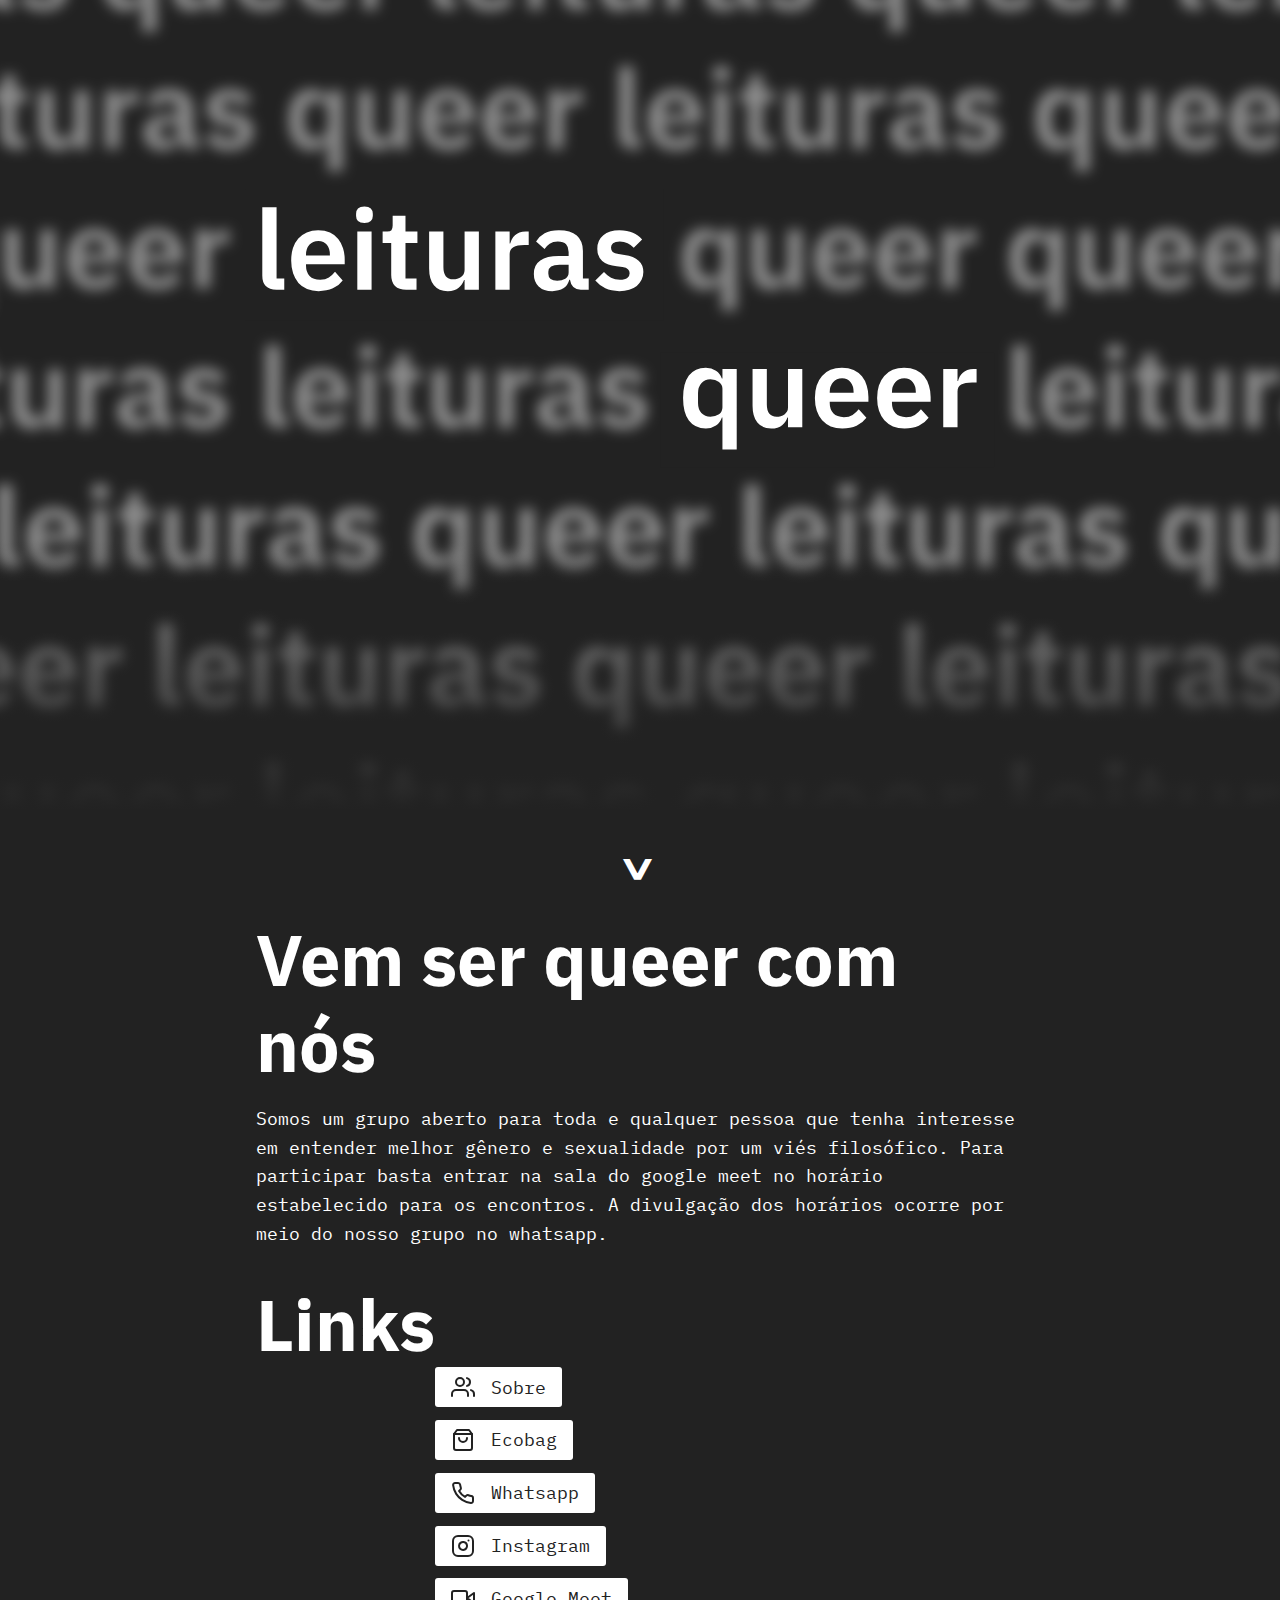
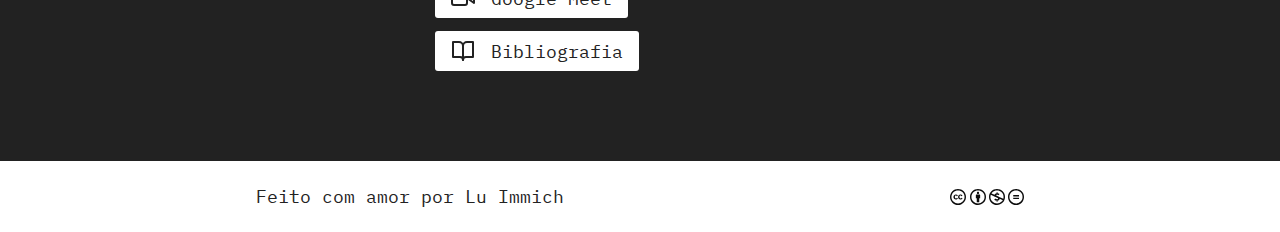
<file: docs/index.html>
<!DOCTYPE html>
<html lang="en">

<head>
  <meta charset="UTF-8">
  <meta name="viewport" content="width=device-width, initial-scale=1">
  <meta name="theme-color" content="#fff" />
  <link rel="preconnect" href="https://fonts.gstatic.com" crossorigin>
  <link rel="preconnect" href="https://fonts.googleapis.com">
  <link href="https://fonts.googleapis.com/css2?family=IBM+Plex+Sans:wght@400;500;600;700&display=swap"
    rel="stylesheet">
  <link
    href="https://fonts.googleapis.com/css2?family=IBM+Plex+Mono:ital,wght@0,100;0,200;0,300;0,400;0,500;0,600;0,700;1,100;1,200;1,300;1,400;1,500;1,600;1,700&display=swap"
    rel="stylesheet">
  <link rel="stylesheet" href="css/style.css">
  <title>Leituras Queer</title>
  <link rel="apple-touch-icon" sizes="180x180" href="favicon/apple-touch-icon.png">
  <link rel="icon" type="image/png" sizes="32x32" href="favicon/favicon-32x32.png">
  <link rel="icon" type="image/png" sizes="16x16" href="favicon/favicon-16x16.png">
  <link rel="manifest" href="favicon/site.webmanifest">
</head>

<body>
  <main class="hero flex--column">
    <div class="queer-img-container">
      <img class="queer-img" src="imgs/queer-full.svg" alt="">
    </div>
    <a class="anchor--hero" href="#how-to">></a>
  </main>
  <section class="how-to flex--column">
    <span class="anchor" id="how-to"></span>
    <h2>Vem ser queer com nós</h2>
    <p>Somos um grupo aberto para toda e qualquer pessoa que tenha interesse em entender melhor gênero e sexualidade por
      um viés filosófico. Para participar basta entrar na <a href="https://meet.google.com/sxn-pbia-uny">sala do google
        meet</a> no horário estabelecido para os encontros.
      A divulgação dos horários ocorre por meio do nosso <a
        href="https://chat.whatsapp.com/Iu04j77ll1jDEUmHVfsubV">grupo no
        whatsapp</a>.</p>
  </section>
  <section class="links">
    <h2>Links</h2>
    <div class="flex--column">
      <a href="about.html">
        <img src="icons/about.svg" alt="Icone pessoas">
        Sobre
      </a>
      <a href="bags.html">
        <img src="icons/shopping-bag.svg" alt="Icone pessoas">
        Ecobag
      </a>
      <a class="link-whats" href="https://chat.whatsapp.com/Iu04j77ll1jDEUmHVfsubV">
        <img src="icons/whatsapp-app.svg" alt="whatsapp">
        Whatsapp
      </a>
      <a href="https://instagram.com/leituras.queer">
        <img src="icons/instagram.svg" alt="Icone pessoas">
        Instagram
      </a>
      <a class="link-meet" href="https://meet.google.com/sxn-pbia-uny">
        <img src="icons/google-meet-app.svg" alt="Google meet">
        Google Meet
      </a>
      <!-- <a class="link-forms" href="https://forms.gle/PK2hjHhcQuzGCumX7">
        <img src="icons/google-forms-app.svg" alt="Google forms">
        Google Forms
      </a> -->
      <a href="texts.html">
        <img src="icons/book.svg" alt="Icone livro">
        Bibliografia
      </a>
    </div>
  </section>

  <footer class="flex--column">
    <div class="footer-logos">
      <a href="https://ufsm.br">
        <img src="imgs/Footer/logo-ufsm.jpg" alt="universidade federal de santa maria">
      </a>
      <a href="https://www.ufsm.br/unidades-universitarias/ccsh">
        <img src="imgs/Footer/logo-ccsh.png" alt="centro de ciencias sociais e humanas">
      </a>
      <a href="https://www.ufsm.br/unidades-universitarias/ccsh/departamentos/dfaf">
        <img src="imgs/Footer/logo-fil.jpg" alt="departamento de filosofia">
      </a>
      <a
        href="https://portal.ufsm.br/projetos/publico/projetos/view.html;jsessionid=9f675a5e12576bac737ad48a4d65?idProjeto=424667">
        <img src="imgs/Footer/logo-gefi.svg" alt="grupo de estudos filosofia e interseccionalidade">
      </a>
    </div>
    <div class="footer-license">
      <a class="made-with-love heart-cursor" href="https://github.com/anothermimich">Feito com amor por Lu Immich</a>
      <a class="license-icons" href="https://creativecommons.org/licenses/by-nc-nd/4.0/">
        <img src="icons/license/cc.svg" alt="CC">
        <img src="icons/license/by.svg" alt="BY">
        <img src="icons/license/nc.svg" alt="NC">
        <img src="icons/license/nd.svg" alt="ND">
      </a>
    </div>
  </footer>
</body>

</html>
</file>
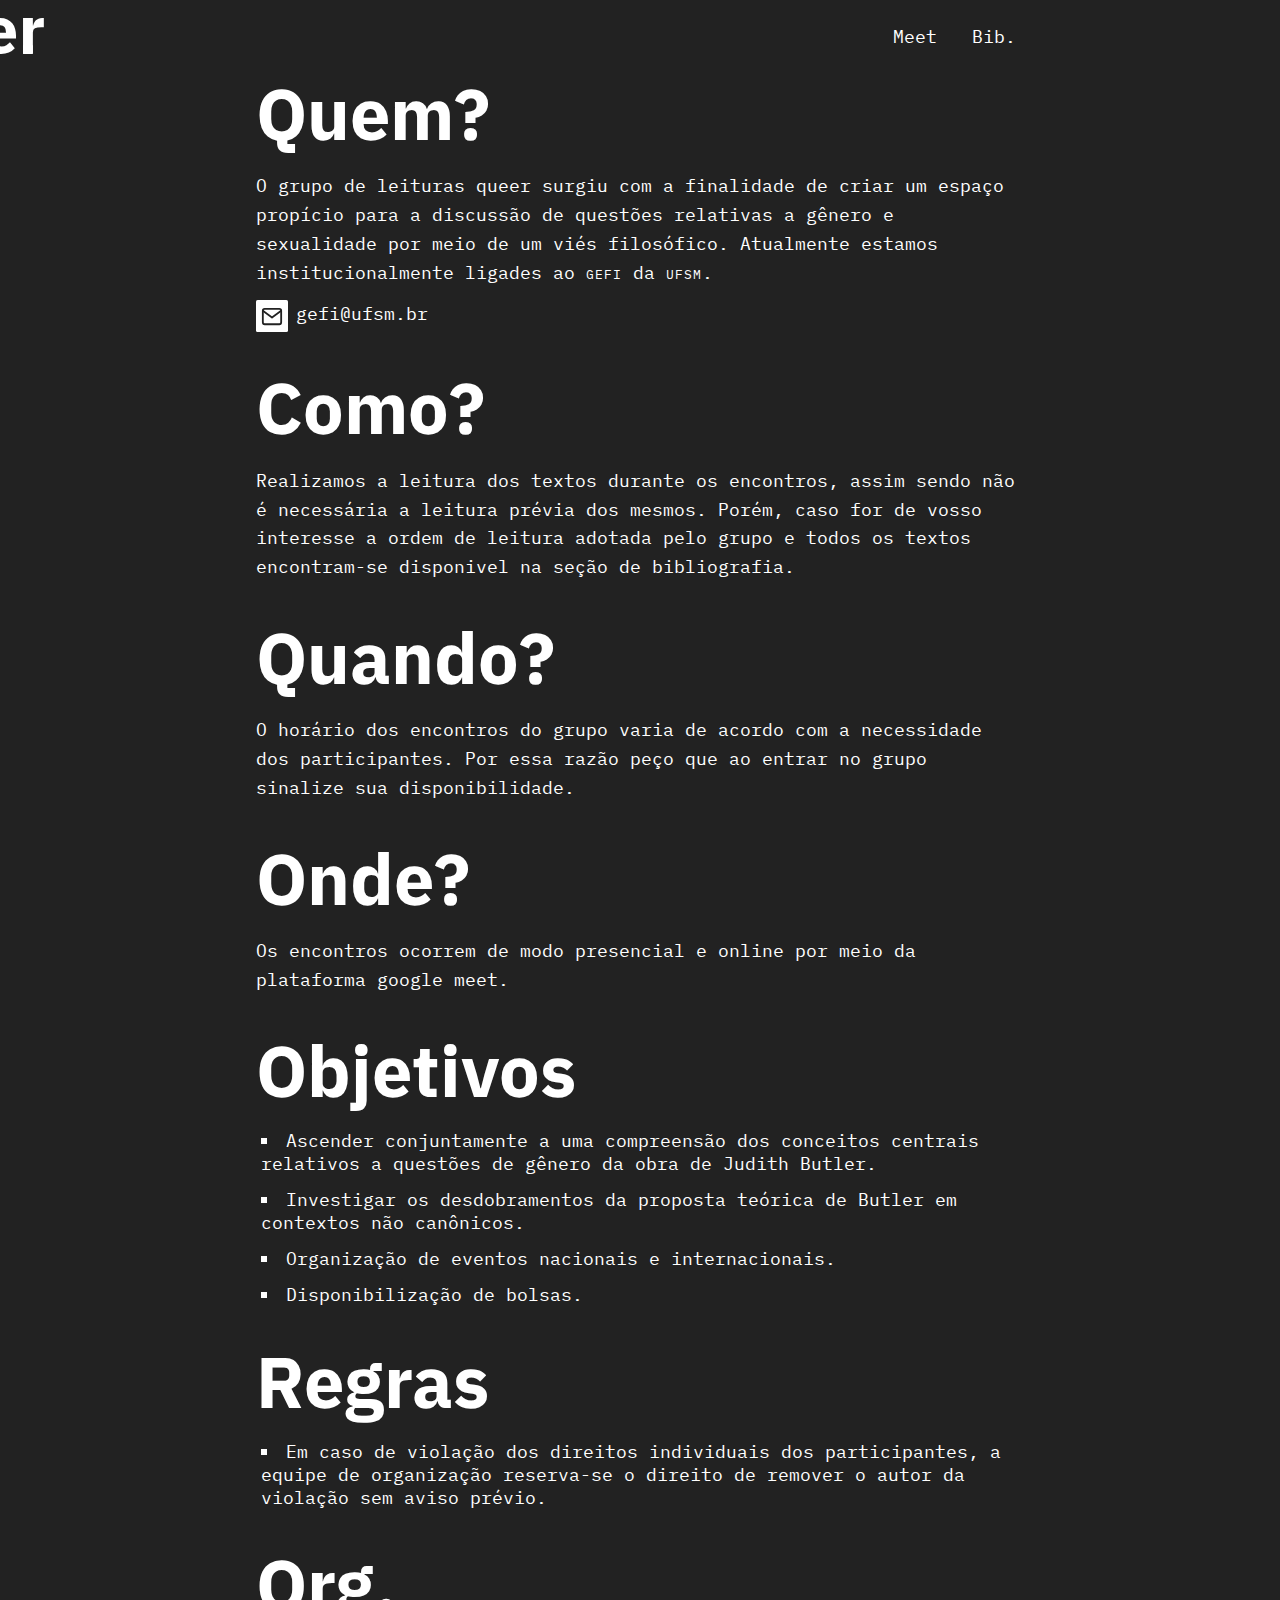
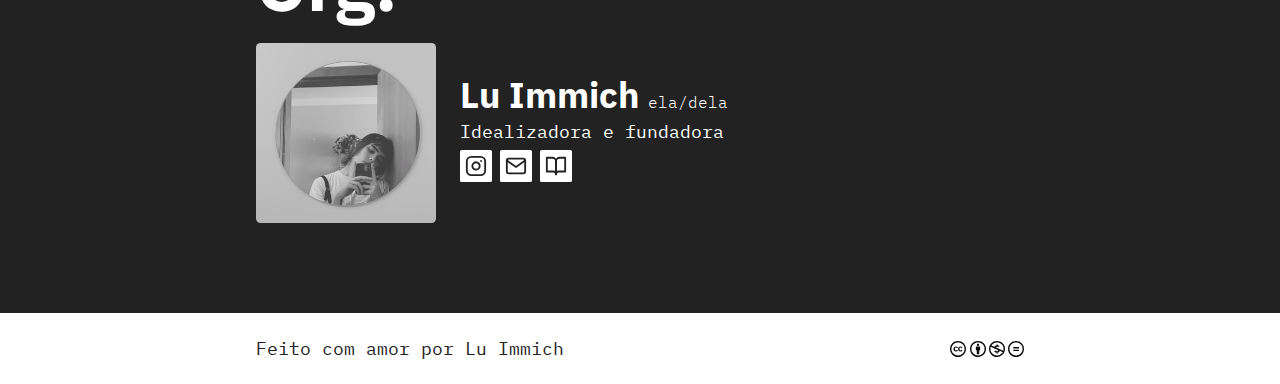
<file: docs/about.html>
<!DOCTYPE html>
<html lang="en">

<head>
  <meta charset="UTF-8">
  <meta name="viewport" content="width=device-width, initial-scale=1">
  <meta name="theme-color" content="#fff" />
  <link rel="preconnect" href="https://fonts.gstatic.com" crossorigin>
  <link rel="preconnect" href="https://fonts.googleapis.com">
  <link href="https://fonts.googleapis.com/css2?family=IBM+Plex+Sans:wght@400;500;600;700&display=swap"
    rel="stylesheet">
  <link
    href="https://fonts.googleapis.com/css2?family=IBM+Plex+Mono:ital,wght@0,100;0,200;0,300;0,400;0,500;0,600;0,700;1,100;1,200;1,300;1,400;1,500;1,600;1,700&display=swap"
    rel="stylesheet">
  <link rel="stylesheet" href="css/style.css">
  <title>Leituras Queer</title>
  <link rel="apple-touch-icon" sizes="180x180" href="favicon/apple-touch-icon.png">
  <link rel="icon" type="image/png" sizes="32x32" href="favicon/favicon-32x32.png">
  <link rel="icon" type="image/png" sizes="16x16" href="favicon/favicon-16x16.png">
  <link rel="manifest" href="favicon/site.webmanifest">
</head>

<body>
  <nav class="nav">
    <a href="index.html" class="nav-home"><img src="imgs/top bar.svg" alt=""></a>
    <div class="nav-links">
      <a href="https://meet.google.com/sxn-pbia-uny">Meet</a>
      <a href="texts.html">Bib.</a>
    </div>
  </nav>
  <section class="about flex--column">
    <h2>Quem?</h2>
    <p>O grupo de leituras queer surgiu com a finalidade de criar um espaço
      propício para a discussão de questões relativas a
      gênero e sexualidade por meio de um viés filosófico.
      Atualmente estamos institucionalmente ligades ao <a class="small-caps"
        href="https://portal.ufsm.br/projetos/publico/projetos/view.html;jsessionid=9f675a5e12576bac737ad48a4d65?idProjeto=424667">gefi</a>
      da <a href="https://ufsm.br" class="small-caps">ufsm</a>.</p>
    <a class="about-mail" href="mailto:gefi@ufsm.br"><img src="icons/mail.svg" alt="Email">gefi@ufsm.br</a>
  </section>

  <section class="flex--column">
    <h2>Como?</h2>
    <p>Realizamos a leitura dos textos durante os encontros, assim sendo não é necessária a leitura prévia dos mesmos.
      Porém, caso for de vosso interesse a ordem de leitura adotada pelo grupo e todos os textos encontram-se disponivel
      na <a href="texts.html">seção de
        bibliografia</a>.</p>
  </section>

  <section class="flex--column">
    <h2>Quando?</h2>
    <p>O horário dos encontros do grupo varia de acordo com a necessidade dos participantes. Por essa razão peço que ao
      entrar no <a href="https://chat.whatsapp.com/Iu04j77ll1jDEUmHVfsubV">grupo</a> sinalize sua disponibilidade.</p>
  </section>

  <section class="flex--column">
    <h2>Onde?</h2>
    <p>Os encontros ocorrem de modo presencial e online por meio da plataforma <a
        href="https://meet.google.com/sxn-pbia-uny">google meet</a>.</p>
  </section>

  <section class="objectives flex--column">
    <h2>Objetivos</h2>
    <ul class="flex--column">
      <li>Ascender conjuntamente a uma compreensão dos conceitos centrais relativos a
        questões de gênero da obra de Judith Butler.</li>
      <li>Investigar os desdobramentos da proposta teórica de Butler em contextos
        não canônicos.</li>
      <li>Organização de eventos nacionais e internacionais.</li>
      <li>Disponibilização de bolsas.</li>
    </ul>
  </section>

  <section class="rules flex--column">
    <h2>Regras</h2>
    <ul>
      <li>Em caso de violação dos direitos individuais dos participantes, a equipe de
        organização reserva-se o direito de remover o autor da violação sem aviso prévio.</li>
    </ul>
    <!-- <p>De modo a facilitar a organização, participantes do <a
        href="https://chat.whatsapp.com/Iu04j77ll1jDEUmHVfsubV">grupo do whatsapp</a> estão sujeitos a remoção em caso
      de ausência não justificada em 3 encontros consecutivos. O processo de remoção será precedido por uma tentativa de
      contato. Essa regra não se aplica as pessoas da organização do <a
        href="https://portal.ufsm.br/projetos/publico/projetos/view.html;jsessionid=9f675a5e12576bac737ad48a4d65?idProjeto=424667"
        class="small-caps">GEFI</a> e do <a
        href="https://portal.ufsm.br/projetos/publico/projetos/view.html;jsessionid=9f675a5e12576bac737ad48a4d65?idProjeto=424198"
        class="small-caps">GEMPTF</a>.
    </p> -->
  </section>

  <section class="org flex--column">
    <h2>Org.</h2>
    <div class="org-card org-card-1">
      <img src="imgs/Org/lu-immich.jpg" alt="Foto organizadora">
      <div class="org-text-wrp flex--column">
        <h3>Lu Immich
          <span class="pronomes">ela/dela</span>
        </h3>
        <p>Idealizadora e fundadora</p>
        <div class="org-icons">
          <a href="https://instagram.com/subjeti"> <img src="icons/instagram.svg" alt="Instagram"></a>
          <a href="mailto:lu.immich@gmail.com"> <img src="icons/mail.svg" alt="Email"></a>
          <a href="https://lattes.cnpq.br/6938481194529175"> <img src="icons/book.svg" alt="Lattes"></a>
        </div>
      </div>
    </div>
  </section>

  <footer class="flex--column">
    <div class="footer-logos">
      <a href="https://ufsm.br">
        <img src="imgs/Footer/logo-ufsm.jpg" alt="universidade federal de santa maria">
      </a>
      <a href="https://www.ufsm.br/unidades-universitarias/ccsh">
        <img src="imgs/Footer/logo-ccsh.png" alt="centro de ciencias sociais e humanas">
      </a>
      <a href="https://www.ufsm.br/unidades-universitarias/ccsh/departamentos/dfaf">
        <img src="imgs/Footer/logo-fil.jpg" alt="departamento de filosofia">
      </a>
      <a
        href="https://portal.ufsm.br/projetos/publico/projetos/view.html;jsessionid=9f675a5e12576bac737ad48a4d65?idProjeto=424667">
        <img src="imgs/Footer/logo-gefi.svg" alt="grupo de estudos filosofia e interseccionalidade">
      </a>
    </div>
    <div class="footer-license">
      <a class="made-with-love heart-cursor" href="https://github.com/anothermimich">Feito com amor por Lu Immich</a>
      <a class="license-icons" href="https://creativecommons.org/licenses/by-nc-nd/4.0/">
        <img src="icons/license/cc.svg" alt="CC">
        <img src="icons/license/by.svg" alt="BY">
        <img src="icons/license/nc.svg" alt="NC">
        <img src="icons/license/nd.svg" alt="ND">
      </a>
    </div>
  </footer>
</body>

</html>
</file>
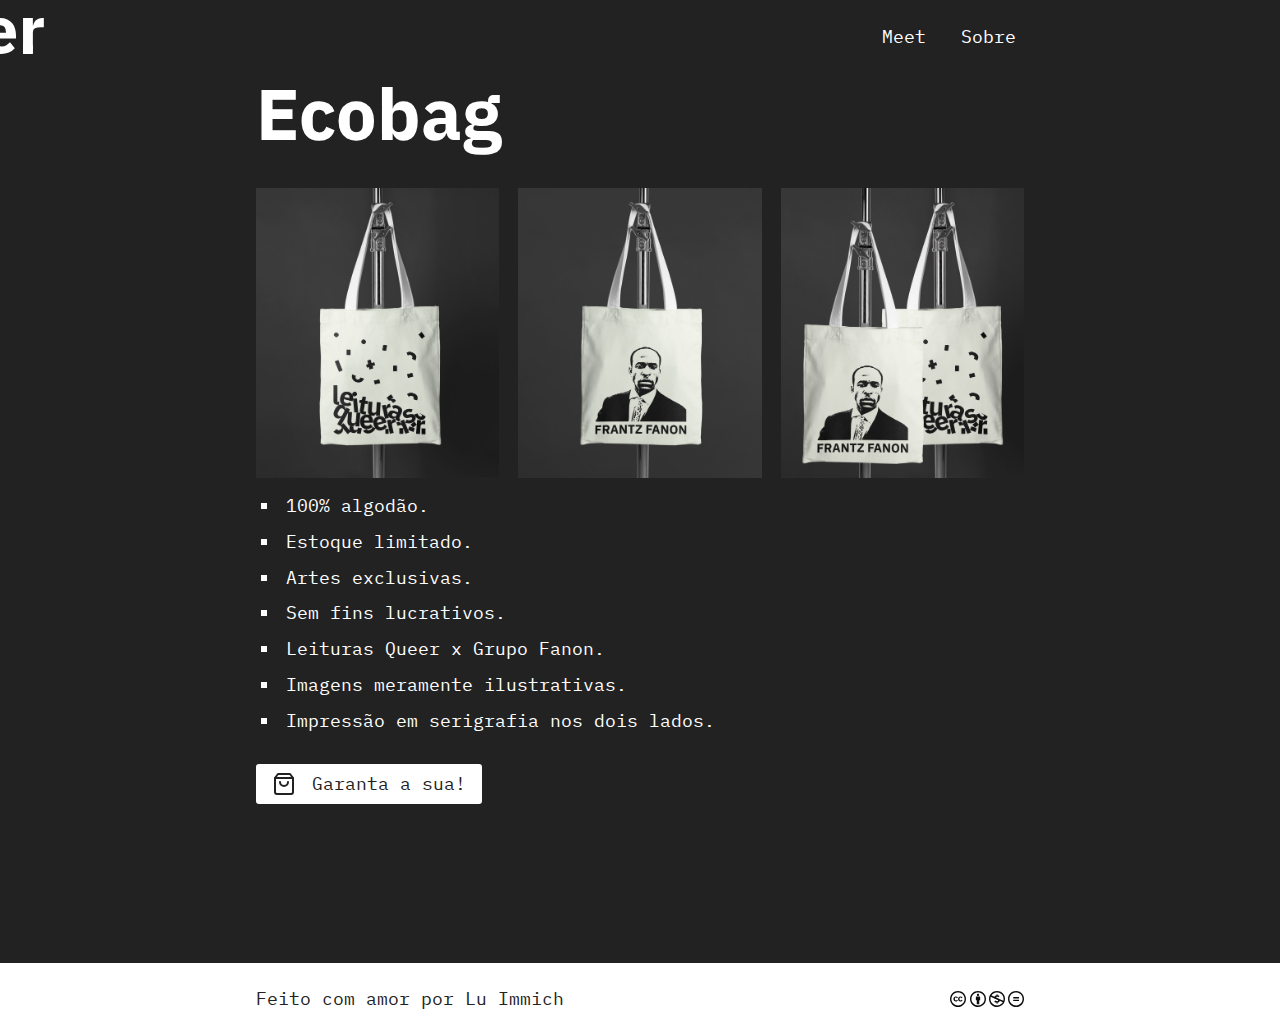
<file: docs/bags.html>
<!DOCTYPE html>
<html lang="en">

<head>
  <meta charset="UTF-8">
  <meta name="viewport" content="width=device-width, initial-scale=1">
  <meta name="theme-color" content="#fff" />
  <link rel="preconnect" href="https://fonts.gstatic.com" crossorigin>
  <link rel="preconnect" href="https://fonts.googleapis.com">
  <link href="https://fonts.googleapis.com/css2?family=IBM+Plex+Sans:wght@400;500;600;700&display=swap"
    rel="stylesheet">
  <link
    href="https://fonts.googleapis.com/css2?family=IBM+Plex+Mono:ital,wght@0,100;0,200;0,300;0,400;0,500;0,600;0,700;1,100;1,200;1,300;1,400;1,500;1,600;1,700&display=swap"
    rel="stylesheet">
  <link rel="stylesheet" href="css/style.css">
  <title>Leituras Queer</title>
  <link rel="apple-touch-icon" sizes="180x180" href="favicon/apple-touch-icon.png">
  <link rel="icon" type="image/png" sizes="32x32" href="favicon/favicon-32x32.png">
  <link rel="icon" type="image/png" sizes="16x16" href="favicon/favicon-16x16.png">
  <link rel="manifest" href="favicon/site.webmanifest">
</head>

<body>
  <nav class="nav">
    <a href="index.html" class="nav-home"><img src="imgs/top bar.svg" alt=""></a>
    <div class="nav-links">
      <a href="https://meet.google.com/sxn-pbia-uny">Meet</a>
      <a href="about.html">Sobre</a>
    </div>
  </nav>
  <section class="bags flex--column">
    <h2>Ecobag</h2>
    <div class="bags-imgs">
      <img src="imgs/bags/bag-1.jpg" alt="Foto Bolsa">
      <img src="imgs/bags/bag-2.jpg" alt="Foto Bolsa">
      <img src="imgs/bags/bag-3.jpg" alt="Foto Bolsa">
    </div>
    <div class="bags-description flex--column">
      <ul>
        <li>100% algodão.</li>
        <li>Estoque limitado.</li>
        <li>Artes exclusivas.</li>
        <li>Sem fins lucrativos.</li>
        <li><a href="https://instagram.com/leituras.queer">Leituras Queer</a> x <a
            href="https://instagram.com/grupofanon"> Grupo Fanon</a>.</li>
        <li>Imagens meramente ilustrativas.</li>
        <!-- <li>Sem fins lucrativos. Compre e apoie o <a
            href="https://portal.ufsm.br/projetos/publico/projetos/view.html;jsessionid=9f675a5e12576bac737ad48a4d65?idProjeto=424667"
            class="small-caps">GEFI</a>.</li> -->
        <li>Impressão em serigrafia nos dois lados.</li>
        <!-- <li><b>Valor: R$ 20,00</b></li> -->
        <!-- <li><b>Pix:</b> lucas.immich@acad.ufsm.br</li> -->
      </ul>
      <a class="bags-btn"
        href="https://wa.me/5548996841764?text=Oi%2C%20eu%20gostaria%20de%20comprar%20uma%20ecobag%20do%20grupo%20de%20leituras%20queer%20e%20do%20grupo%20de%20Fanon">
        <img src="icons/shopping-bag.svg" alt="botão para compra">
        Garanta a sua!
      </a>
    </div>
  </section>

  <footer class="flex--column">
    <div class="footer-logos">
      <a href="https://ufsm.br">
        <img src="imgs/Footer/logo-ufsm.jpg" alt="universidade federal de santa maria">
      </a>
      <a href="https://www.ufsm.br/unidades-universitarias/ccsh">
        <img src="imgs/Footer/logo-ccsh.png" alt="centro de ciencias sociais e humanas">
      </a>
      <a href="https://www.ufsm.br/unidades-universitarias/ccsh/departamentos/dfaf">
        <img src="imgs/Footer/logo-fil.jpg" alt="departamento de filosofia">
      </a>
      <a
        href="https://portal.ufsm.br/projetos/publico/projetos/view.html;jsessionid=9f675a5e12576bac737ad48a4d65?idProjeto=424667">
        <img src="imgs/Footer/logo-gefi.svg" alt="grupo de estudos filosofia e interseccionalidade">
      </a>
    </div>
    <div class="footer-license">
      <a class="made-with-love heart-cursor" href="https://github.com/anothermimich">Feito com amor por Lu Immich</a>
      <a class="license-icons" href="https://creativecommons.org/licenses/by-nc-nd/4.0/">
        <img src="icons/license/cc.svg" alt="CC">
        <img src="icons/license/by.svg" alt="BY">
        <img src="icons/license/nc.svg" alt="NC">
        <img src="icons/license/nd.svg" alt="ND">
      </a>
    </div>
  </footer>
</body>

</html>
</file>
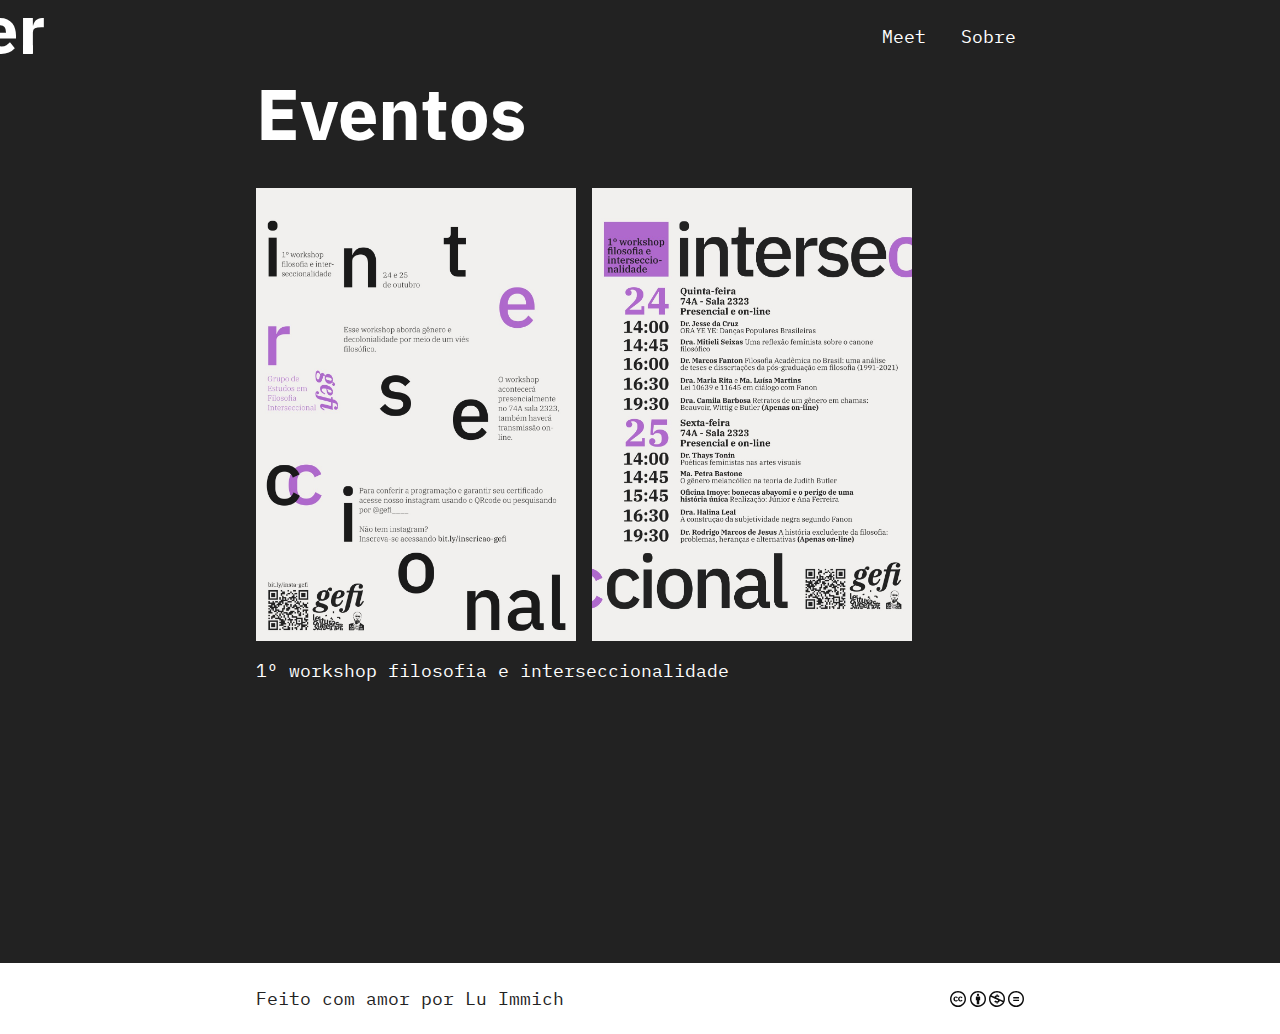
<file: docs/events.html>
<!DOCTYPE html>
<html lang="en">

<head>
  <meta charset="UTF-8">
  <meta name="viewport" content="width=device-width, initial-scale=1">
  <meta name="theme-color" content="#fff" />
  <link rel="preconnect" href="https://fonts.gstatic.com" crossorigin>
  <link rel="preconnect" href="https://fonts.googleapis.com">
  <link href="https://fonts.googleapis.com/css2?family=IBM+Plex+Sans:wght@400;500;600;700&display=swap"
    rel="stylesheet">
  <link
    href="https://fonts.googleapis.com/css2?family=IBM+Plex+Mono:ital,wght@0,100;0,200;0,300;0,400;0,500;0,600;0,700;1,100;1,200;1,300;1,400;1,500;1,600;1,700&display=swap"
    rel="stylesheet">
  <link rel="stylesheet" href="css/style.css">
  <title>Leituras Queer</title>
  <link rel="apple-touch-icon" sizes="180x180" href="favicon/apple-touch-icon.png">
  <link rel="icon" type="image/png" sizes="32x32" href="favicon/favicon-32x32.png">
  <link rel="icon" type="image/png" sizes="16x16" href="favicon/favicon-16x16.png">
  <link rel="manifest" href="favicon/site.webmanifest">
</head>

<body>
  <nav class="nav">
    <a href="index.html" class="nav-home"><img src="imgs/top bar.svg" alt=""></a>
    <div class="nav-links">
      <a href="https://meet.google.com/sxn-pbia-uny">Meet</a>
      <a href="about.html">Sobre</a>
    </div>
  </nav>
  <section class="events flex--column">
    <h2>Eventos</h2>
    <div class="events-imgs">
      <img src="imgs/events/interseccional-0.jpg" alt="Cartaz">
      <img src="imgs/events/interseccional-1.jpg" alt="Cartaz">
    </div>
    <p class="events-desc">1º workshop filosofia e interseccionalidade</p>
  </section>

  <footer class="flex--column">
    <div class="footer-logos">
      <a href="https://ufsm.br">
        <img src="imgs/Footer/logo-ufsm.jpg" alt="universidade federal de santa maria">
      </a>
      <a href="https://www.ufsm.br/unidades-universitarias/ccsh">
        <img src="imgs/Footer/logo-ccsh.png" alt="centro de ciencias sociais e humanas">
      </a>
      <a href="https://www.ufsm.br/unidades-universitarias/ccsh/departamentos/dfaf">
        <img src="imgs/Footer/logo-fil.jpg" alt="departamento de filosofia">
      </a>
      <a
        href="https://portal.ufsm.br/projetos/publico/projetos/view.html;jsessionid=9f675a5e12576bac737ad48a4d65?idProjeto=424667">
        <img src="imgs/Footer/logo-gefi.svg" alt="grupo de estudos filosofia e interseccionalidade">
      </a>
    </div>
    <div class="footer-license">
      <a class="made-with-love heart-cursor" href="https://github.com/anothermimich">Feito com amor por Lu Immich</a>
      <a class="license-icons" href="https://creativecommons.org/licenses/by-nc-nd/4.0/">
        <img src="icons/license/cc.svg" alt="CC">
        <img src="icons/license/by.svg" alt="BY">
        <img src="icons/license/nc.svg" alt="NC">
        <img src="icons/license/nd.svg" alt="ND">
      </a>
    </div>
  </footer>
</body>

</html>
</file>
<file: docs/css/style.css>
:root {
  --fs-1: 1.125rem;
  --fs-2: 2.25rem;
  --fs-3: 4.5rem;
}

* {
  padding: 0;
  margin: 0;
  box-sizing: border-box;
  font-family: "IBM Plex mono", Helvetica, sans-serif;
}
body {
  background-color: #222;
  overflow-x: hidden;
  font-size: var(--fs-1);
  font-weight: 400;
  color: #fff;
  user-select: none;
}
a {
  font-family: "IBM Plex mono", Helvetica, sans-serif;
  text-decoration: none;
  color: #fff;
}
a:hover,
a:active {
  color: #3f92fb;
}
h1,
h2,
h3 {
  font-family: "IBM plex sans", Helvetica, sans-serif;
}
h2 {
  font-size: var(--fs-3);
  padding-bottom: 1rem;
  line-height: 1.2;
}
h3 {
  font-size: var(--fs-2);
  padding-top: 1rem;
}
p {
  line-height: 1.6;
}
section {
  max-width: 60vw;
  margin: 0 auto;
  padding: 1rem 0;
}
section:last-of-type {
  padding: 1rem 0 10vh 0;
}
ul {
  display: flex;
  flex-direction: column;
  gap: 0.8rem;
}
ul li {
  list-style-type: square;
  list-style-position: inside;
  margin-left: 5px;
}
.flex--column {
  display: flex;
  flex-direction: column;
}
.small-caps {
  font-variant: all-small-caps;
  letter-spacing: 1px;
}
.anchor {
  position: absolute;
  transform: translateY(-1rem);
}
.heart-cursor {
  cursor: url("data:image/svg+xml,%3C!DOCTYPE svg PUBLIC '-//W3C//DTD SVG 1.1//EN' 'http://www.w3.org/Graphics/SVG/1.1/DTD/svg11.dtd'%3E%3C!-- Uploaded to: SVG Repo, www.svgrepo.com, Transformed by: SVG Repo Mixer Tools --%3E%3Csvg fill='%23ff0000' width='22px' height='22px' viewBox='0 0 1920 1920' xmlns='http://www.w3.org/2000/svg' stroke='%23ff0000'%3E%3Cg id='SVGRepo_bgCarrier' stroke-width='0'/%3E%3Cg id='SVGRepo_tracerCarrier' stroke-linecap='round' stroke-linejoin='round'/%3E%3Cg id='SVGRepo_iconCarrier'%3E%3Cpath d='M1771.731 291.037C1675.709 193.659 1547.944 140 1411.818 140h-.113c-136.125 0-263.777 53.66-359.573 150.924-37.618 38.07-68.571 80.997-92.294 127.426-23.61-46.429-54.563-89.356-92.068-127.313C771.86 193.659 644.208 140 507.97 140h-.113c-136.012 0-263.777 53.66-359.8 151.037-197.691 200.629-197.691 527.103 1.695 729.088l810.086 760.154 811.893-761.736c197.692-200.403 197.692-526.877 0-727.506' fill-rule='evenodd'/%3E%3C/g%3E%3C/svg%3E"),
    pointer;
}

/* ------------ NAV -------------------- */
.nav {
  display: flex;
  /* position: ; */
  align-items: center;
  justify-content: space-between;
  top: 0;
  width: 100vw;
  padding-right: 20vw;
  padding-top: 2vh;
}
.nav-home {
  display: flex;
}
.nav div a {
  background-color: #222;
  padding: 100% 0.5rem;
  margin-left: 0.5rem;
  font-weight: 400;
}
.nav-home img {
  max-height: var(--fs-2);
}

/* ------------ MAIN PAGE -------------- */

/* HERO */

.hero {
  height: 100vh;
  justify-content: space-between;
  align-items: center;
}
.queer-img-container {
  width: 100%;
  height: 100%;
  display: flex;
  justify-content: center;
  align-content: center;
}
.queer-img {
  max-width: 800px;
  max-height: 80vh;
  user-select: none;
  align-self: center;
  justify-self: center;
}
.anchor--hero {
  font-weight: bold;
  font-size: 3rem;
  transform: rotate(90deg);
}

/* LINKS */

.links {
  display: grid;
  grid-template-columns: auto 1fr;
  align-self: normal;
}
.links h2 {
  grid-column-start: 1;
  padding-bottom: 0;
}
.links div {
  grid-row-start: 2;
  grid-column-start: 2;
  gap: 0.8rem;
}
.links div a {
  /* white-space: nowrap; */
  gap: 1rem;
  color: #222;
  background-color: #fff;
  padding: 0.5rem 1rem;
  width: fit-content;
  border-radius: 3px;
  display: flex;
  align-items: center;
}
.links div a img {
  max-height: var(--fs-2);
}

/* ------------ ABOUT PAGE -------------- */

/* ABOUT */
.about-mail {
  padding-top: 0.5rem;
  display: flex;
  align-items: center;
  gap: 0.5rem;
}
.about-mail img {
  height: 2rem;
  background-color: #fff;
  padding: 0.3rem;
  border-radius: 5%;
  margin-top: 0.3rem;
}

/* ORG */

.org-card {
  display: grid;
  grid-template-columns: auto 1fr;
  gap: 1.5rem;
}
.org-text-wrp {
  margin-top: -0.5rem;
  justify-content: center;
}
.org-card h3 {
  padding-top: 0;
}
.pronomes {
  font-family: "IBM Plex mono";
  font-weight: 300;
  font-size: 1rem;
}
.org-card img {
  max-height: 180px;
  max-width: 20vw;
  border-radius: 2.5%;
}
.org-icons {
  display: flex;
  justify-content: left;
  gap: 0.5rem;
}
.org-icons a img {
  margin-top: 0.5rem;
  height: 2rem;
  background-color: #fff;
  padding: 0.3rem;
  border-radius: 5%;
}
.org-card div p {
  margin-bottom: -0.3rem;
}

/* ------------ TEXTS PAGE -------------- */

/* TEXT */
.texts {
  gap: 1rem;
  padding-top: 5vh !important;
  min-height: 101vh;
}
.texts h2 {
  padding-bottom: 0;
}

/* --------------- ROADMAP PAGE ----------- */

.roadmap {
  min-height: 101vh;
}

.roadmap img {
  min-width: 600px;
  max-width: 30vw;
  margin: 0 auto;
  margin-top: 3rem;
}

/* -------------- Events --------------- */
.events {
  gap: 1rem;
  min-height: 101vh;
}
.events-imgs {
  display: flex;
  flex-direction: row;
  min-width: 60vw;
  justify-content: left;
  gap: 1rem;
}

.events-imgs img {
  max-width: 25vw;
}

/* -------------- Eco Bags --------------- */
.bags {
  gap: 1rem;
  min-height: 101vh;
}
.bags-imgs {
  display: flex;
  flex-direction: row;
  min-width: 60vw;
  justify-content: space-between;
}

.bags-imgs img {
  max-width: 19vw;
}

.bags-btn {
  gap: 1rem;
  color: #222;
  background-color: #fff;
  padding: 0.5rem 1rem;
  width: fit-content;
  border-radius: 3px;
  display: flex;
  align-items: center;
  margin-top: 2rem;
}
.bags-btn img {
  max-height: var(--fs-2);
}

/* FOOTER */

footer {
  padding: 1.5rem 20vw;
  margin-top: auto;
  gap: 2rem;
  background-color: #fff;
}
footer a {
  color: #222;
}
.made-with-love:hover {
  color: rgb(243, 0, 0);
}
.footer-license {
  display: flex;
  justify-content: space-between;
  align-items: center;
  gap: 0.5rem;
}
.license-icons {
  display: flex;
  gap: 0.2rem;
  justify-content: center;
}

.license-icons img {
  opacity: 95%;
  width: 1rem;
}
.footer-logos {
  display: none;
}
/* .footer-logos {
  display: none;
  justify-content: center;
  align-items: center;
  gap: 1rem;
}
.footer-logos img {
  opacity: 95%;
  height: 3rem;
  margin: 0rem 0.5rem;
} */
@media only screen and (max-device-width: 700px) {
  :root {
    --fs-0: 0.8rem;
    --fs-1: 1rem;
    --fs-2: 2rem;
    --fs-3: 3rem;
  }
  section {
    max-width: 80vw;
  }
  section:last-of-type {
    padding: 1rem 0 5vh 0;
  }

  /* ------------ NAV -------------------- */
  .nav {
    padding-right: 10vw;
  }
  .nav div a {
    padding: 0 0;
  }

  /* ------------ MAIN PAGE -------------- */

  /* HERO */

  .hero {
    justify-content: space-evenly;
    background-image: none;
    min-height: 101vh;
  }
  .queer-img-container {
    height: auto;
  }
  .queer-img {
    max-width: 60vw;
    max-height: 80vh;
  }
  .anchor--hero {
    font-size: var(--fs-2);
  }

  /* HOW-TO */

  .anchor {
    transform: translateY(-1rem);
  }

  /* LINKS */

  .links div {
    gap: 0.5rem;
  }
  .links div a {
    gap: 0.5rem;
  }
  .links div a img {
    max-height: 1.2rem;
  }

  /* ------------ ABOUT PAGE -------------- */

  /* ORG */
  .org-card {
    white-space: nowrap;
    gap: 0.5rem;
  }
  .pronomes,
  .org-card div p {
    font-size: var(--fs-0);
  }

  .org-card img {
    max-height: 200px;
    max-width: 22vw;
  }
  .org-icons {
    gap: 0.2rem;
  }
  .org-icons a img {
    height: 1.2rem;
    padding: 0.2rem;
  }

  .about-mail img {
    height: 1.2rem;
    padding: 0.2rem;
  }

  /* --------------- ROADMAP PAGE ----------- */

  .roadmap img {
    min-width: auto;
    max-width: 80vw;
  }

  /* -------------- Eco Bags --------------- */

  .events-imgs {
    min-width: 80vw;
    overflow: scroll;
    gap: 0.8rem;
    scrollbar-width: 0;
  }

  .events-imgs img {
    max-width: 50vw;
  }

  /* -------------- Eco Bags --------------- */

  .bags-imgs {
    min-width: 80vw;
    overflow: scroll;
    gap: 0.8rem;
    scrollbar-width: 0;
  }

  .bags-imgs img {
    max-width: 60vw;
  }
  .bags-description ul {
    gap: 0.8rem;
  }
  .bags-description ul li {
    list-style-type: square;
    list-style-position: inside;
    margin-left: 5px;
  }
  .bags-btn {
    gap: 0.5rem;
  }
  .bags-btn a {
    gap: 0.5rem;
  }
  .bags-btn img {
    max-height: 1.2rem;
  }

  /* FOOTER */

  footer {
    padding: 1rem 10vw;
  }
  footer a {
    font-size: var(--fs-0);
  }
  .license-icons img {
    width: var(--fs-0);
  }
  /* .footer-logos {
    gap: 0.5rem;
  }
  .footer-logos img {
    height: var(--fs-2);
  } */
}

@media (min-width: 1100px) and (max-width: 1921px) and (min-height: 600px) and (max-height: 1080px) {
  .hero {
    background-image: linear-gradient(rgba(255, 0, 0, 0) 60%, rgb(34, 34, 34) 90%),
      url(../imgs/desktop-hero.svg);
    background-position: 20% 50%;
  }
  .queer-img {
    display: none;
  }
}
</file>
